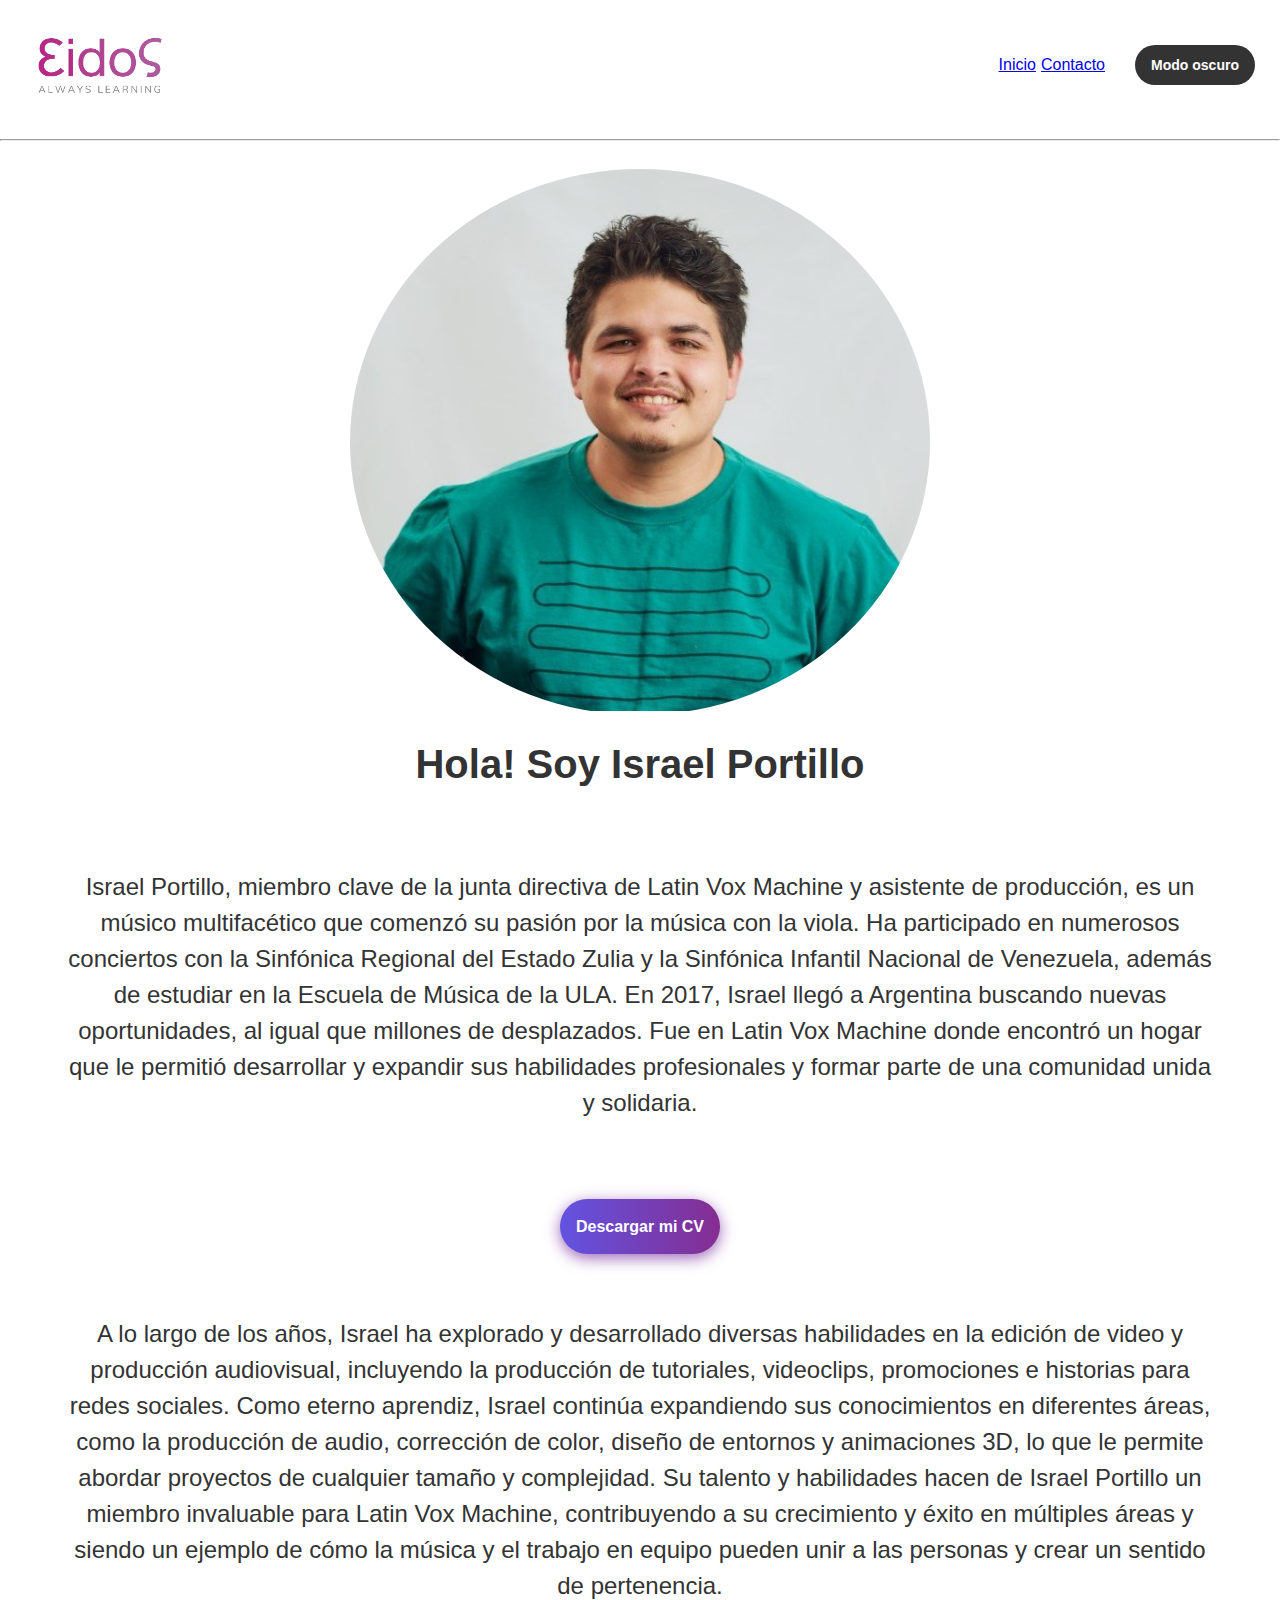
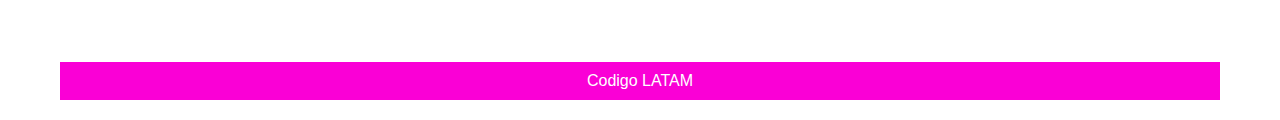
<file: index.html>
<!DOCTYPE html>
<html lang="es">
  <head>
    <meta charset="UTF-8">
    <meta name="viewport" content="width=device-width, initial-scale=1.0">
    <meta http-equiv="X-UA-Compatible" content="ie=edge">
    <title>Mi página web</title>

    <!-- Enlace a Font Awesome -->
    <link rel="stylesheet" href="https://cdnjs.cloudflare.com/ajax/libs/font-awesome/5.15.3/css/all.min.css">

    <link rel="stylesheet" href="styles.css">
  </head>

  <body>
    <header>
      <div class="header-container">
        <img src="Imagen/imageseidoslogo.png" alt="Eidos">
        <ul class="header-list">
          <li><a href="index.html">Inicio</a></li>
          <li><a href="contacto.html">Contacto</a></li>
          <li><button id="dark-mode-toggle" class="dark-mode-toggle">Modo oscuro</button></li>
        </ul>
      </div>
    </header>
    <hr>

    <main>
      <section>
        <div class="circle-img">
          <img src="Imagen/IMG_20220330_110133_313.jpg" alt="Foto personal">
        </div>
        <h1>Hola! Soy Israel Portillo</h1>
      </section>

      <section>
        <br>
        <p>Israel Portillo, miembro clave de la junta directiva de Latin Vox Machine y asistente de producción, es un músico multifacético que comenzó su pasión por la música con la viola. Ha participado en numerosos conciertos con la Sinfónica Regional del Estado Zulia y la Sinfónica Infantil Nacional de Venezuela, además de estudiar en la Escuela de Música de la ULA.
            En 2017, Israel llegó a Argentina buscando nuevas oportunidades, al igual que millones de desplazados. Fue en Latin Vox Machine donde encontró un hogar que le permitió desarrollar y expandir sus habilidades profesionales y formar parte de una comunidad unida y solidaria.
        </p>
      </section>
      
      <br>
      <center>
        <a href="CV/Israel Portillo CV.pdf" download><button class="bn632-hover bn24">Descargar mi CV</button></a>
      </center>
      <br>
      <section>
        <p>A lo largo de los años, Israel ha explorado y desarrollado diversas habilidades en la edición de video y producción audiovisual, incluyendo la producción de tutoriales, videoclips, promociones e historias para redes sociales.
          Como eterno aprendiz, Israel continúa expandiendo sus conocimientos en diferentes áreas, como la producción de audio, corrección de color, diseño de entornos y animaciones 3D, lo que le permite abordar proyectos de cualquier tamaño y complejidad. Su talento y habilidades hacen de Israel Portillo un miembro invaluable para Latin Vox Machine, contribuyendo a su crecimiento y éxito en múltiples áreas y siendo un ejemplo de cómo la música y el trabajo en equipo pueden unir a las personas y crear un sentido de pertenencia.
        </p>
      </section>
      <br>
      <footer>
        <p>Codigo LATAM</p>
      </footer>

      <script src="script.js"></script>
    </body>
  </html>
</file>
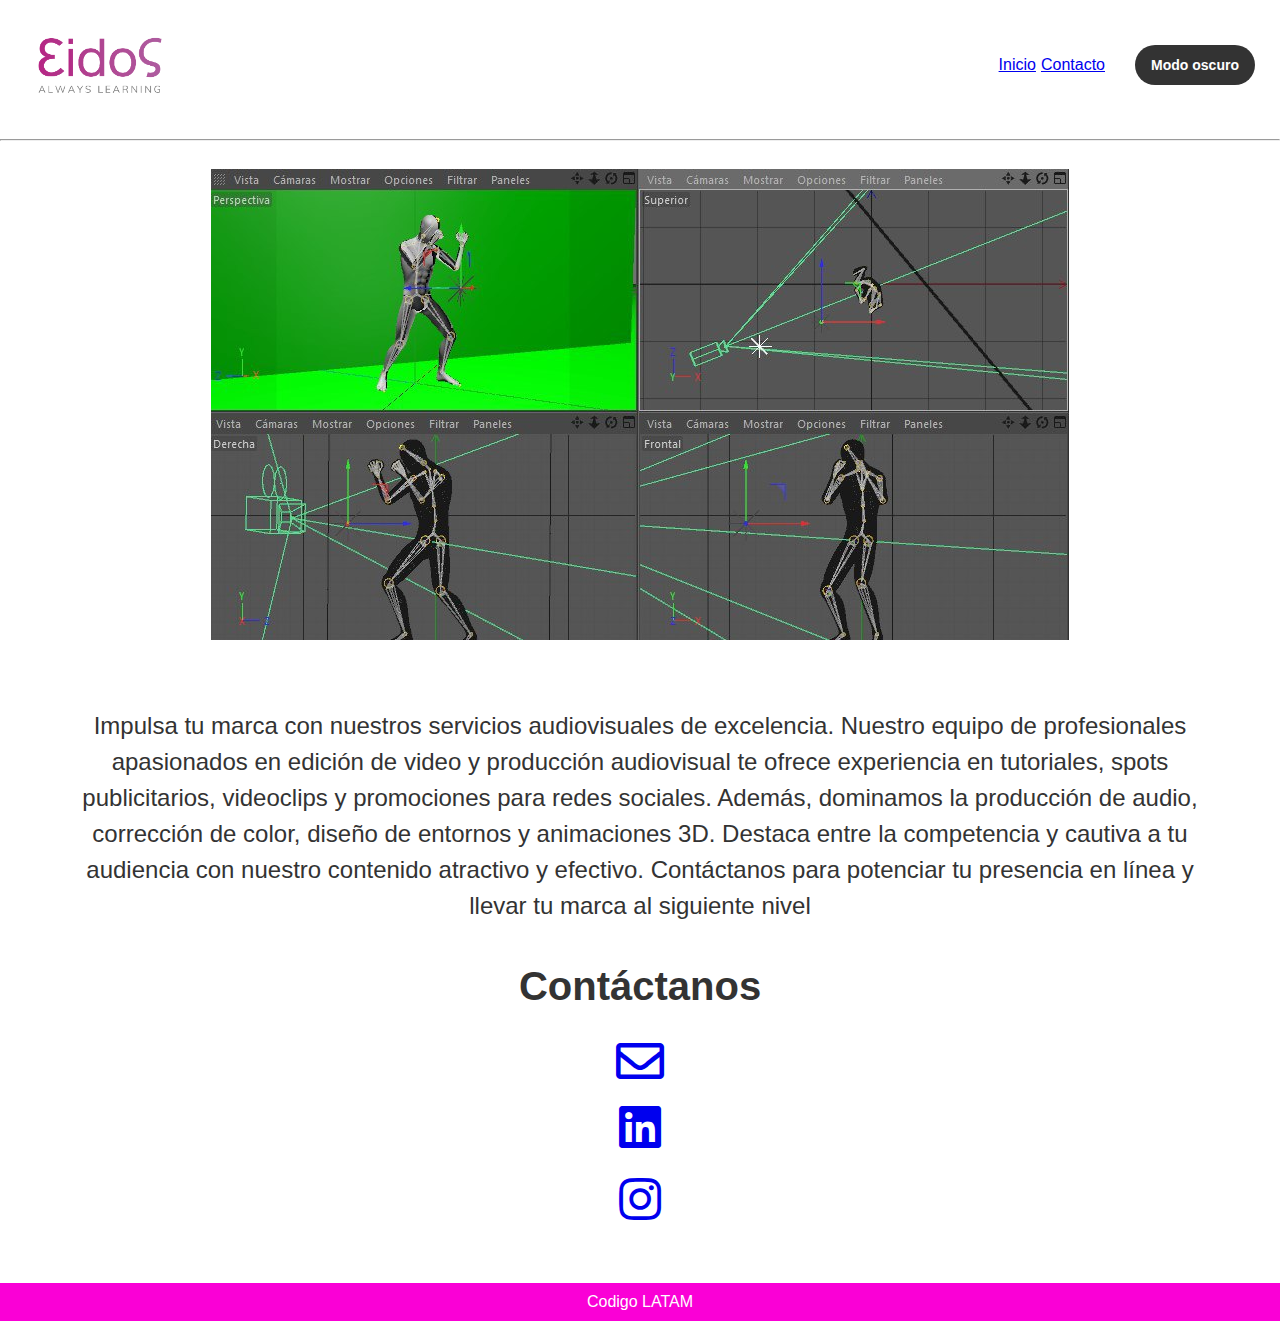
<file: contacto.html>
<!DOCTYPE html>
<html lang="es">
<head>
  <meta charset="UTF-8">
  <meta name="viewport" content="width=device-width, initial-scale=1.0">
  <meta http-equiv="X-UA-Compatible" content="ie=edge">
  <title>Contacto</title>

  <!-- Enlace a Font Awesome -->
  <link rel="stylesheet" href="https://cdnjs.cloudflare.com/ajax/libs/font-awesome/5.15.3/css/all.min.css">

  <link rel="stylesheet" href="styles.css">

  <!-- Referencia al archivo JavaScript -->
 
</head>

<body>
  <header>
    <div class="header-container">
      <img src="Imagen/imageseidoslogo.png" alt="Eidos">
      <ul class="header-list">
        <li><a href="index.html">Inicio</a></li>
        <li><a href="contacto.html">Contacto</a></li>
        <li><button id="dark-mode-toggle" class="dark-mode-toggle">Modo oscuro</button></li>
      </ul>
    </div>
  </header>
  <hr>
 <center><main><img src="Imagen\3D.jpg" alt="3D"></main></center>

  <main>
    <section>
      <p>Impulsa tu marca con nuestros servicios audiovisuales de excelencia. Nuestro equipo de profesionales apasionados en edición de video y producción audiovisual te ofrece experiencia en tutoriales, spots publicitarios, videoclips y promociones para redes sociales. Además, dominamos la producción de audio, corrección de color, diseño de entornos y animaciones 3D. Destaca entre la competencia y cautiva a tu audiencia con nuestro contenido atractivo y efectivo. Contáctanos para potenciar tu presencia en línea y llevar tu marca al siguiente nivel</p>
    </section>
    <section>
      <h1>Contáctanos</h1>
      <br>
      
      <div class="contact-options">
        <div class="contact-option">
          <a href="mailto:portillosarmientoisrael@gmail.com">
            <i class="far fa-envelope fa-3x"></i>
          </a>
        </div>
        <br>
        
        <div class="contact-option">
          <a href="https://www.linkedin.com/in/israel-portillo-851384276/" target="_blank">
            <i class="fab fa-linkedin fa-3x"></i>
          </a>
          <p><a href="https://www.linkedin.com/in/israel-portillo-851384276/" target="_blank"></a></p>
        </div>
        
        <div class="contact-option">
          <p><a href="https://www.instagram.com/ipacustic/" target="_blank"></p>
            <i class="fab fa-instagram fa-3x"></i></a>
        </div>
      </div>
    </section>
  </main>

  <footer>
    <p>Codigo LATAM</p>
  </footer>
  <script src="script.js"></script>
</body>
</html>
</file>
<file: styles.css>
/* Estilos generales */
* {
  box-sizing: border-box;
}

body {
  font-family: Montserrat, sans-serif;
  margin: 0;
  padding: 0;
  background-color: #fff;
  color: #333;
}

.dark-mode {
  background-color: #333;
  color: #fff;
}

.header-container {
  display: flex;
  justify-content: space-between;
  align-items: center;
}

.header-list {
  display: flex;
  align-items: center;
  list-style: none;
  margin: 0;
  padding: 0;
}

.header-list li {
  margin: 0 10px;
}

.header-list li:first-child {
  margin-right: auto;
}

/* Estilos para la navegación */
nav {
  background-color: #333;
  color: #fff;
  padding: 10px;
}

nav ul {
  list-style: none;
  margin: 0;
  padding: 0;
  display: flex;
  justify-content: flex-end;
}

nav li {
  margin-right: 20px;
}

nav a {
  color: #fff;
  text-decoration: none;
  font-size: 18px;
}

/* Estilos para el contenido principal */
main {
  max-width: 1200px;
  margin: 0 auto;
  padding: 20px;
}

section {
  margin-bottom: 40px;
  text-align: center;
  clear: both;
}

section h1 {
  font-size: 28px;
  margin-bottom: 10px;
}

section p {
  font-size: 18px;
  line-height: 1.5;
  margin-bottom: 20px;
}

section .circle-img {
  max-width: 50%;
  height: auto;
  margin: 0 auto;
  display: block;
  border-radius: 60%;
  overflow: hidden;
}

section .circle-img img {
  width: 100%;
  height: 100%;
  object-fit: cover;
}

/* Estilos para el pie de página */
footer {
  background-color: #FA00D6;
  color: #fff;
  text-align: center;
  padding: 10px;
  width: 100%;
}

footer p {
  margin: 0;
}

/* Estilos para dispositivos móviles */
@media (max-width: 767px) {
  header img {
    max-width: 50%;
    margin: 0 auto;
  }

  .header-list li {
    margin: 0 5px;
  }

  section h1 {
    font-size: 24px;
  }

  section p {
    font-size: 16px;
  }
}

.bn632-hover {
  width: 160px;
  font-size: 16px;
  font-weight: 600;
  color: #fff;
  cursor: pointer;
  margin: 20px;
  height: 55px;
  text-align: center;
  border: none;
  background-size: 300% 100%;
  border-radius: 50px;
  -o-transition: all 0.4s ease-in-out;
  -webkit-transition: all 0.4s ease-in-out;
  transition: all 0.4s ease-in-out;
}

.bn632-hover:hover {
  background-position: 100% 0;
  -moz-transition: all 0.4s ease-in-out;
  -o-transition: all 0.4s ease-in-out;
  -webkit-transition: all 0.4s ease-in-out;
  transition: all 0.4s ease-in-out;
}

.bn632-hover:focus {
  outline: none;
}

.bn632-hover.bn24 {
  background-image: linear-gradient(to right, #6253e1, #852d91, #a3a1ff, #f24645);
  box-shadow: 0 4px 15px 0 rgba(126, 52, 161, 0.75);
}

/* Estilos para tablets */
@media (min-width: 768px) and (max-width: 1023px) {
  section h1 {
    font-size: 32px;
  }

  section p {
    font-size: 20px;
  }
}

/* Estilos para pantallas grandes */
@media (min-width: 1024px) {
  header h1 {
    font-size: 30px;
    margin-top: 1;
    margin-left: 10px;
  }

  header img {
    max-width: 200px;
    margin: 0;
  }

  section h1 {
    font-size: 40px;
  }

  section p {
    font-size: 24px;
  }

  /* Estilos para los iconos de contacto en pantalla */
  .header-list li.instagram {
    margin: 0 10px;
  }

  .header-list li.mail {
    margin: 0 10px;
  }

  .header-list li.linkedin {
    margin: 0 10px;
  }

  .header-list {
    flex-direction: row;
    align-items: center;
  }

  .header-list li {
    margin: 0 5px;
  }
}

/* Estilos adicionales */
.second-paragraph {
  background-color: #F4E3FF;
  padding: 20px;
  border-radius: 10px;
  margin-top: 40px;
}

section .second-paragraph {
  background-color: #f2e3f0;
  padding: 20px;
  border-radius: 10px;
  margin-top: 40px;
  text-align: center;
}

section .second-paragraph p {
  font-size: 20px;
  line-height: 1.0;
  margin-bottom: 0;
}

.bn932-hover {
  width: 160px;
  font-size: 16px;
  font-weight: 600;
  color: #fff;
  cursor: pointer;
  margin: 20px;
  height: 55px;
  text-align: center;
  border: none;
  background-size: 300% 100%;
  border-radius: 50px;
  -o-transition: all 0.4s ease-in-out;
  -webkit-transition: all 0.4s ease-in-out;
  transition: all 0.4s ease-in-out;
}

.bn932-hover:hover {
  background-position: 100% 0;
  -moz-transition: all 0.4s ease-in-out;
  -o-transition: all 0.4s ease-in-out;
  -webkit-transition: all 0.4s ease-in-out;
  transition: all 0.4s ease-in-out;
}

.bn932-hover:focus {
  outline: none;
}

.bn932-hover.bn24 {
  background-image: linear-gradient(to right, #e6745e, #cc2e5c, #723dc6, #27c3f3);
  box-shadow: 0 4px 15px 0 rgba(212, 38, 79, 0.75);
}

/* Estilos para el botón de alternar modo oscuro */
.dark-mode-toggle,
.dark-mode-toggle:focus {
  width: 120px;
  height: 40px;
  font-size: 14px;
  font-weight: 600;
  color: #fff;
  cursor: pointer;
  margin: 20px;
  border: none;
  border-radius: 50px;
  background-color: #333;
  transition: background-color 0.3s ease;
}

.dark-mode-toggle:focus {
  outline: none;
}

.dark-mode-toggle:hover {
  background-color: #555;
}
</file>
